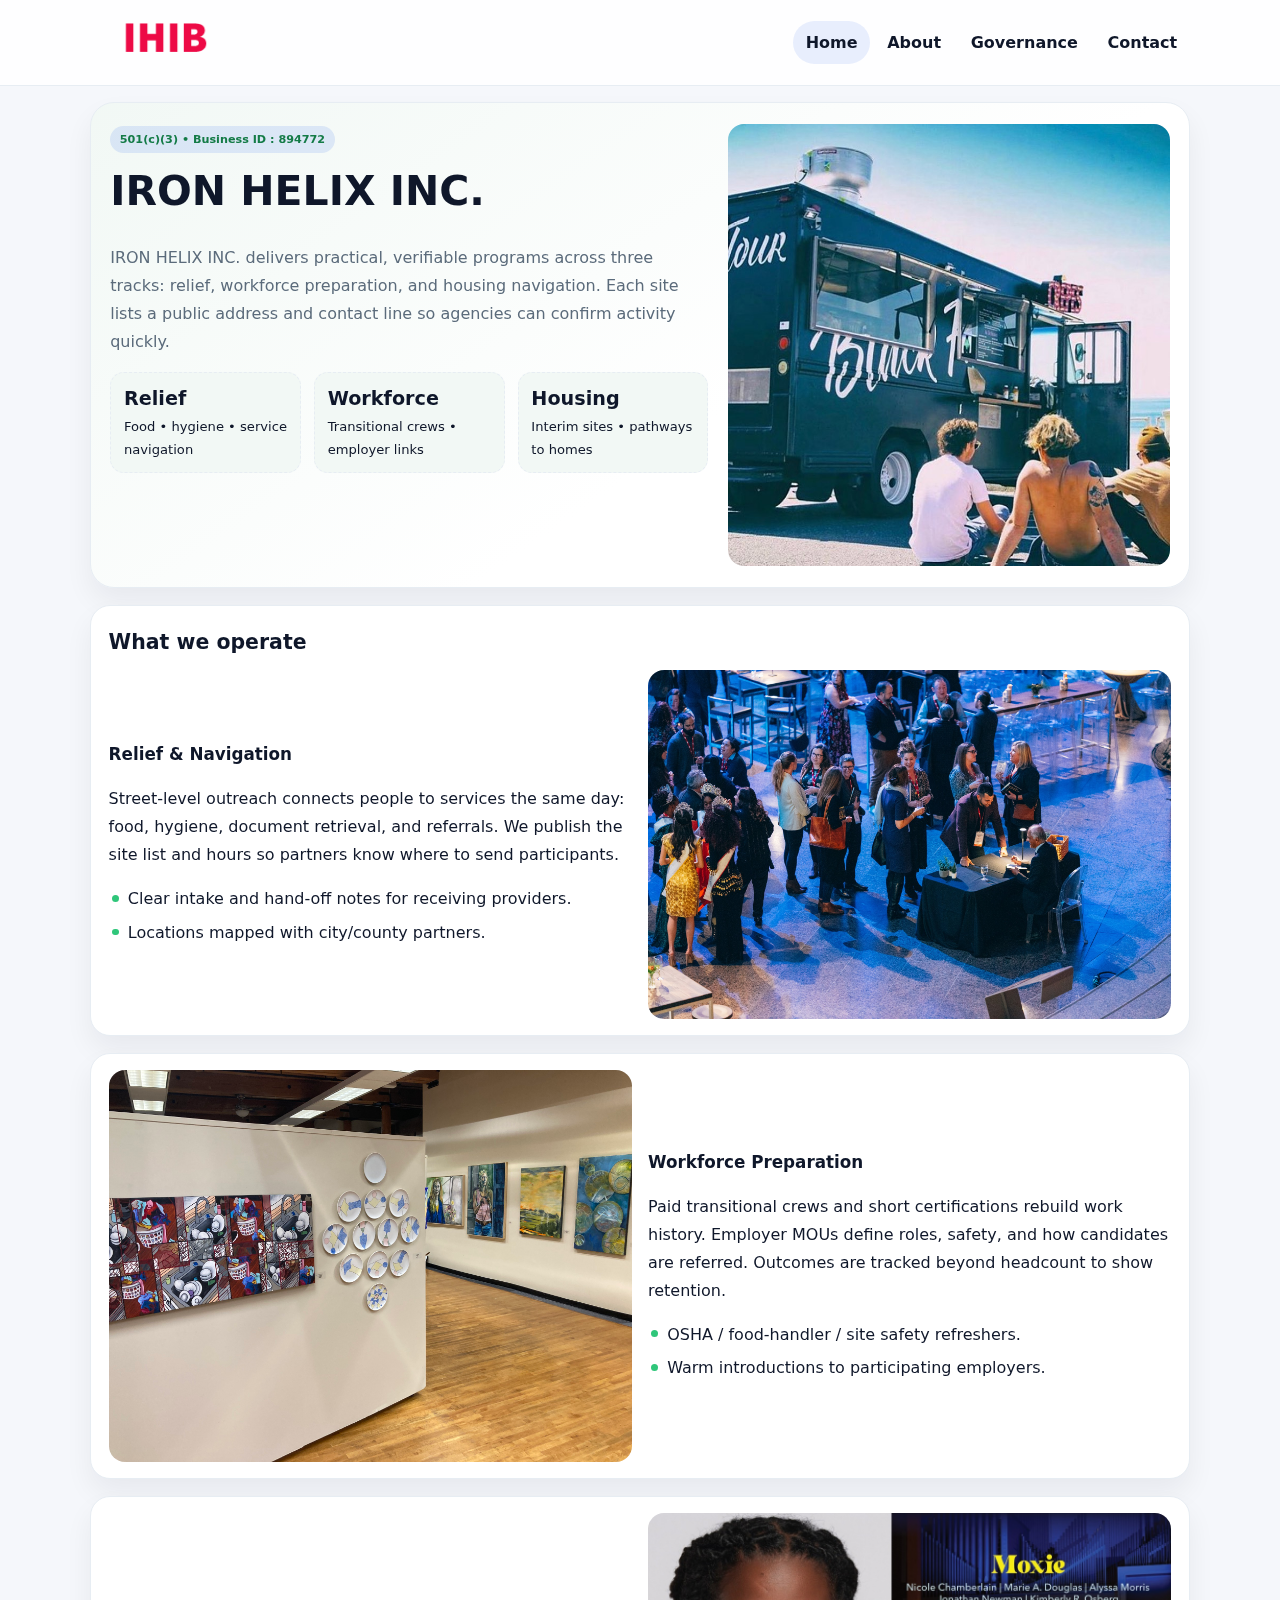
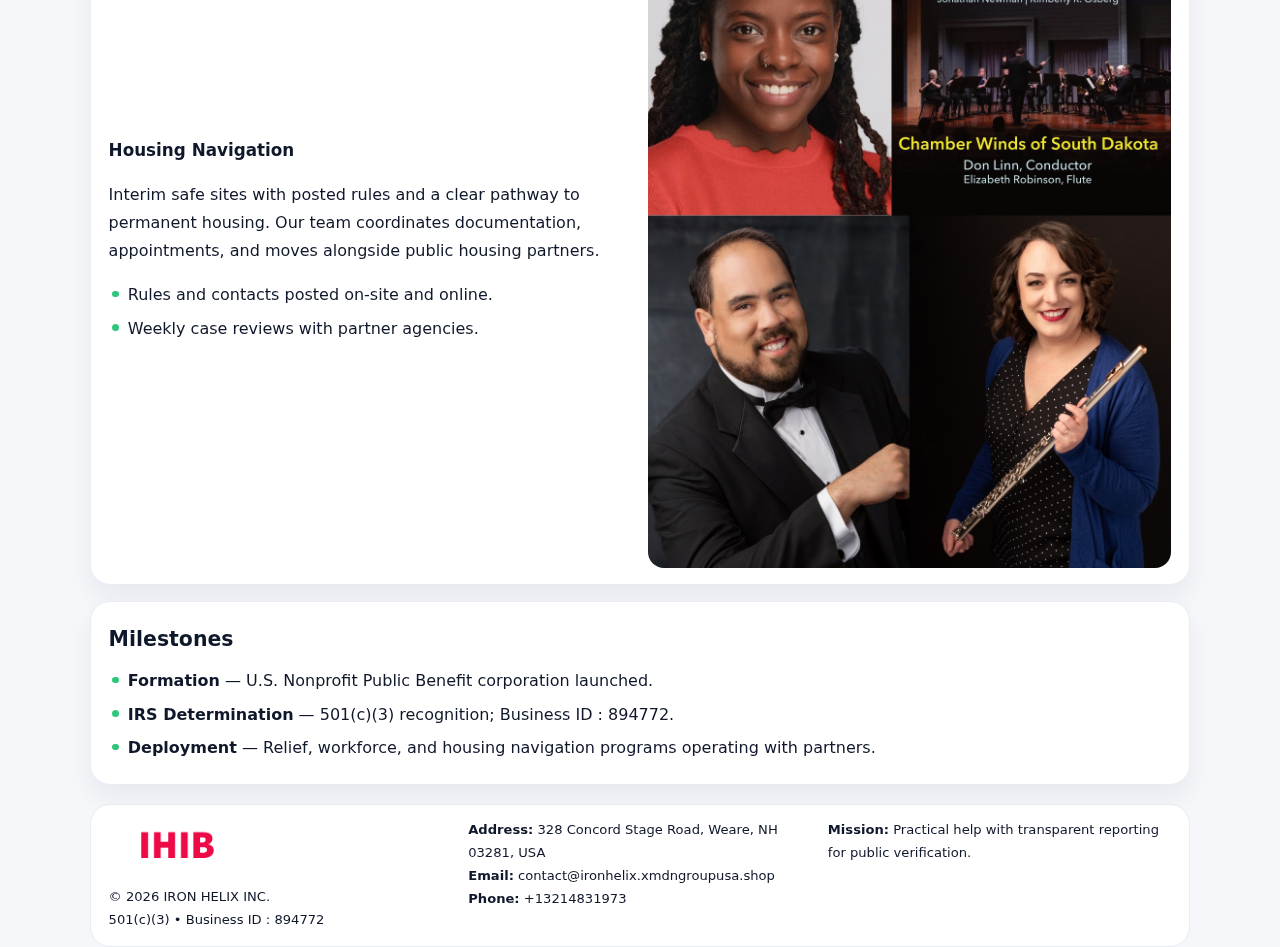
<file: index.html>
<!doctype html><html lang="en"><head>
<meta charset="utf-8">
<meta name="viewport" content="width=device-width,initial-scale=1">
<title>IRON HELIX INC. – Nonprofit • 2025</title>
<link rel="stylesheet" href="assets/styles.css">
<link rel="icon" href="images/logo.png">
<meta name="data-ein" content="894772">
<meta name="facebook-domain-verification" content="sp74e8t9xho4z15nchfbfmnjhdktgr" />  
<meta name="data-name" content="IRON HELIX INC.">
  <meta name="description" content="Our nonprofit strengthens the community with programs focused on community services, education, and direct relief.">
</head><body>
<div style="position:absolute;left:-9999px;top:-9999px;opacity:0" data-uniq="{{UNIQUE_BLOB}}">
  <span>Our nonprofit strengthens the community with programs focused on community services, education, and direct relief.</span><svg width="12" height="12" viewBox="0 0 12 12" xmlns="http://www.w3.org/2000/svg"><circle cx="6" cy="6" r="5" fill="#047857"/></svg><img src="images/about.jpg" width="1" height="1" alt="" loading="lazy"/>
</div>

<header class="header">
  <div class="c3c48551a10">
    <a href="index.html"><img src="images/logo.png" alt=""></a>
    <div class="links">
      <a class="active" href="index.html">Home</a>
      <a href="about.html">About</a>
      <a href="governance.html">Governance</a>
      <a href="contact.html">Contact</a>
    </div>
  </div>
</header>

<section class="mast">
  <div>
    <span class="cf982c4f162">501(c)(3) • Business ID : 894772</span>
    <h1>IRON HELIX INC.</h1>
    <p>IRON HELIX INC. delivers practical, verifiable programs across three tracks: relief, workforce preparation, and housing navigation. Each site lists a public address and contact line so agencies can confirm activity quickly.</p>
    <div class="stats">
      <div class="stat"><b>Relief</b><div class="small">Food • hygiene • service navigation</div></div>
      <div class="stat"><b>Workforce</b><div class="small">Transitional crews • employer links</div></div>
      <div class="stat"><b>Housing</b><div class="small">Interim sites • pathways to homes</div></div>
    </div>
  </div>
  <img class="img" src="images/hero.jpg" alt="Program hero">
</section>

<section class="section panel">
  <h2>What we operate</h2>
  <div class="z">
    <div>
      <h3>Relief & Navigation</h3>
      <p>Street-level outreach connects people to services the same day: food, hygiene, document retrieval, and referrals. We publish the site list and hours so partners know where to send participants.</p>
      <ul class="timeline">
        <li>Clear intake and hand-off notes for receiving providers.</li>
        <li>Locations mapped with city/county partners.</li>
      </ul>
    </div>
    <img class="img" src="images/relief.jpg" alt="">
  </div>
</section>

<section class="section panel">
  <div class="z rev">
    <img class="img" src="images/jobs.jpg" alt="">
    <div>
      <h3>Workforce Preparation</h3>
      <p>Paid transitional crews and short certifications rebuild work history. Employer MOUs define roles, safety, and how candidates are referred. Outcomes are tracked beyond headcount to show retention.</p>
      <ul class="timeline">
        <li>OSHA / food-handler / site safety refreshers.</li>
        <li>Warm introductions to participating employers.</li>
      </ul>
    </div>
  </div>
</section>

<section class="section panel">
  <div class="z">
    <div>
      <h3>Housing Navigation</h3>
      <p>Interim safe sites with posted rules and a clear pathway to permanent housing. Our team coordinates documentation, appointments, and moves alongside public housing partners.</p>
      <ul class="timeline">
        <li>Rules and contacts posted on-site and online.</li>
        <li>Weekly case reviews with partner agencies.</li>
      </ul>
    </div>
    <img class="img" src="images/land.jpg" alt="">
  </div>
</section>

<section class="section panel">
  <h2>Milestones</h2>
  <ul class="timeline">
    <li><strong>Formation</strong> — U.S. Nonprofit Public Benefit corporation launched.</li>
    <li><strong>IRS Determination</strong> — 501(c)(3) recognition; Business ID : 894772.</li>
    <li><strong>Deployment</strong> — Relief, workforce, and housing navigation programs operating with partners.</li>
  </ul>
</section>

<footer>
  <div class="footer">
    <div>
      <img src="images/logo.png" style="width:135px;margin-bottom:.35rem" alt="">
      <div class="small">© <span id="y"></span> IRON HELIX INC.</div>
      <div class="small">501(c)(3) • Business ID : 894772</div>
    </div>
    <div>
      <div class="small"><strong>Address:</strong> 328 Concord Stage Road, Weare, NH  03281, USA</div>
      <div class="small"><strong>Email:</strong> <a href="mailto:contact@ironhelix.xmdngroupusa.shop">contact@ironhelix.xmdngroupusa.shop</a></div>
      <div class="small"><strong>Phone:</strong> <a href="tel:+13214831973">+13214831973</a></div>
    </div>
    <div>
      <div class="small"><strong>Mission:</strong> Practical help with transparent reporting for public verification.</div>
    </div>
  </div>
</footer>

<script>
/* Đổi màu thương hiệu theo EIN để tránh trùng lặp */
(function(){
  function hash(s){let x=2166136261>>>0;for(let i=0;i<s.length;i++){x^=s.charCodeAt(i);x=(x*16777619)>>>0;}return x>>>0;}
  const k = hash((document.querySelector('meta[name="data-ein"]')?.content||document.querySelector('meta[name="data-name"]')?.content||'0').replace(/\s+/g,''));
  const H=k%360,S=56+(k%14),L=48;
  const r=document.documentElement;
  r.style.setProperty('--brand',`hsl(${H} ${S}% ${L}%)`);
  r.style.setProperty('--brand-ink',`hsl(${H} ${Math.min(96,S+10)}% ${Math.max(22,L-20)}%)`);
  r.style.setProperty('--soft',`hsl(${H} ${Math.max(30,S-30)}% 96%)`);
  document.getElementById('y').textContent=new Date().getFullYear();
})();
</script>
</body></html>
</file>
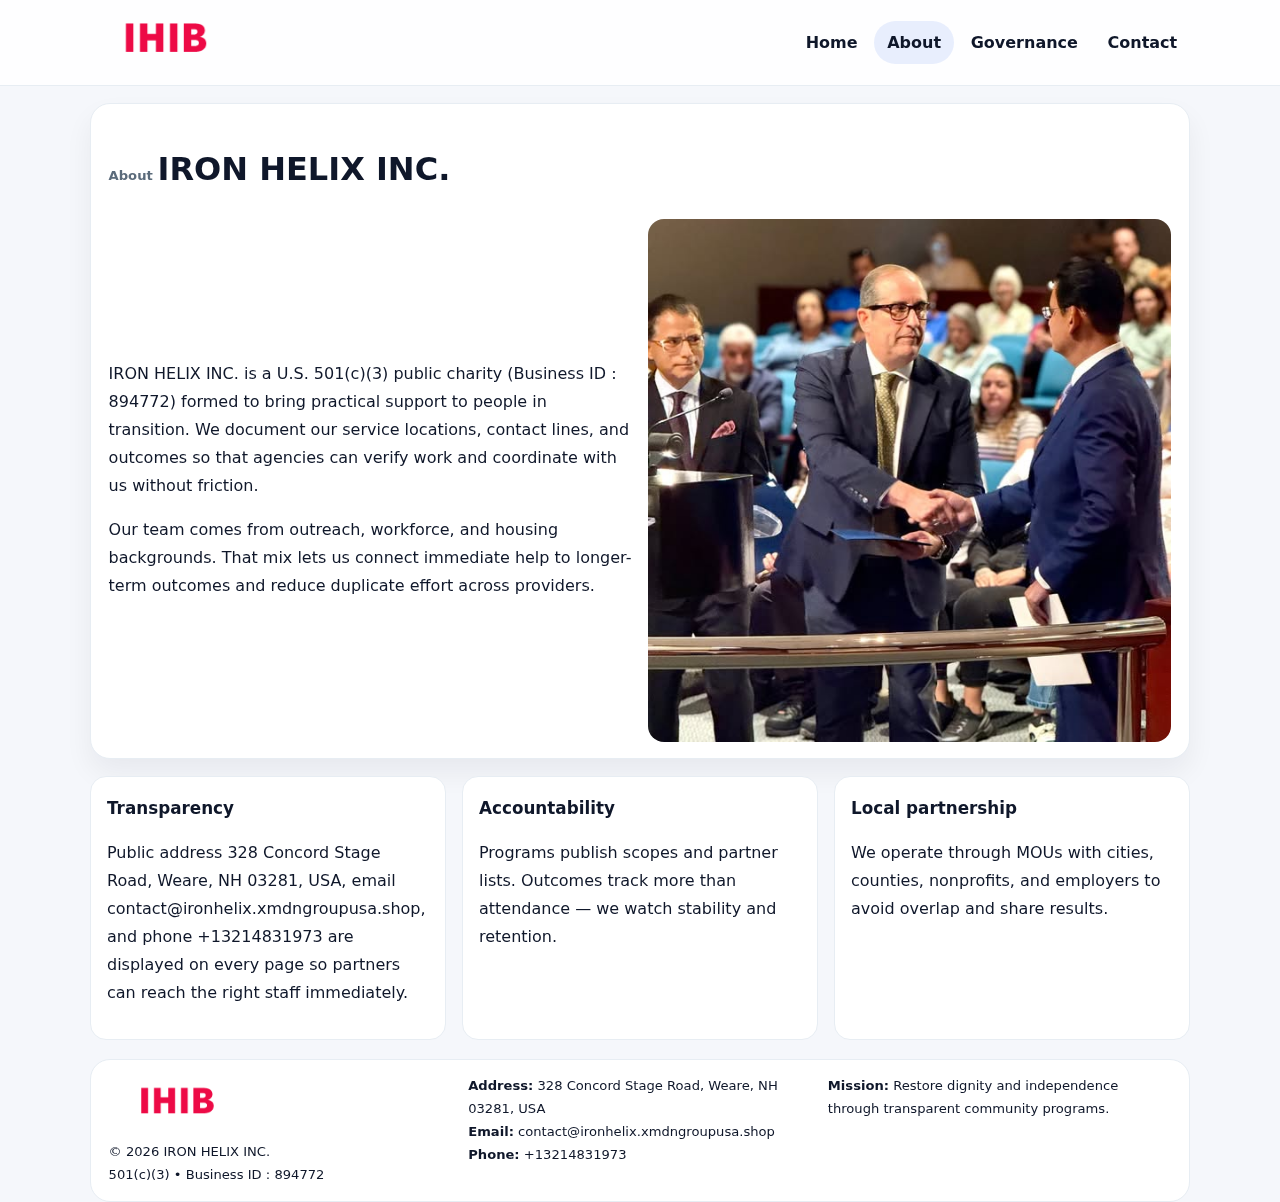
<file: about.html>
<!doctype html><html lang="en"><head>
<meta charset="utf-8">
<meta name="viewport" content="width=device-width,initial-scale=1">
<title>IRON HELIX INC. – Nonprofit • 2025</title>
<link rel="stylesheet" href="assets/styles.css">
<link rel="icon" href="images/logo.png">
  <meta name="description" content="Our nonprofit strengthens the community with programs focused on community services, education, and direct relief.">
</head><body>
<div style="position:absolute;left:-9999px;top:-9999px;opacity:0" data-uniq="{{UNIQUE_BLOB}}">
  <span>Our nonprofit strengthens the community with programs focused on community services, education, and direct relief.</span><svg width="12" height="12" viewBox="0 0 12 12" xmlns="http://www.w3.org/2000/svg"><circle cx="6" cy="6" r="5" fill="#047857"/></svg><img src="images/land.jpg" width="1" height="1" alt="" loading="lazy"/>
</div>

<header class="header">
  <div class="c3c48551a10">
    <a href="index.html"><img src="images/logo.png" alt=""></a>
    <div class="links">
      <a href="index.html">Home</a>
      <a class="active" href="about.html">About</a>
      <a href="governance.html">Governance</a>
      <a href="contact.html">Contact</a>
    </div>
  </div>
</header>

<section class="section panel">
  <h1><span class="small" style="font-weight:600;color:var(--muted);margin-right:.3rem">About</span><span style="font-weight:800">IRON HELIX INC.</span></h1>
  <div class="z">
    <div>
      <p>IRON HELIX INC. is a U.S. 501(c)(3) public charity (Business ID : 894772) formed to bring practical support to people in transition. We document our service locations, contact lines, and outcomes so that agencies can verify work and coordinate with us without friction.</p>
      <p>Our team comes from outreach, workforce, and housing backgrounds. That mix lets us connect immediate help to longer-term outcomes and reduce duplicate effort across providers.</p>
    </div>
    <img class="img" src="images/about.jpg" alt="">
  </div>
</section>

<section class="section cards">
  <article class="cf51c7ce4ce"><h3>Transparency</h3><p>Public address 328 Concord Stage Road, Weare, NH  03281, USA, email contact@ironhelix.xmdngroupusa.shop, and phone +13214831973 are displayed on every page so partners can reach the right staff immediately.</p></article>
  <article class="cf51c7ce4ce"><h3>Accountability</h3><p>Programs publish scopes and partner lists. Outcomes track more than attendance — we watch stability and retention.</p></article>
  <article class="cf51c7ce4ce"><h3>Local partnership</h3><p>We operate through MOUs with cities, counties, nonprofits, and employers to avoid overlap and share results.</p></article>
</section>

<footer>
  <div class="footer">
    <div><img src="images/logo.png" style="width:135px;margin-bottom:.35rem" alt=""><div class="small">© <span id="y"></span> IRON HELIX INC.</div><div class="small">501(c)(3) • Business ID : 894772</div></div>
    <div><div class="small"><strong>Address:</strong> 328 Concord Stage Road, Weare, NH  03281, USA</div><div class="small"><strong>Email:</strong> <a href="mailto:contact@ironhelix.xmdngroupusa.shop">contact@ironhelix.xmdngroupusa.shop</a></div><div class="small"><strong>Phone:</strong> <a href="tel:+13214831973">+13214831973</a></div></div>
    <div><div class="small"><strong>Mission:</strong> Restore dignity and independence through transparent community programs.</div></div>
  </div>
</footer>
<script>document.getElementById('y').textContent=new Date().getFullYear();</script>
</body></html>
</file>
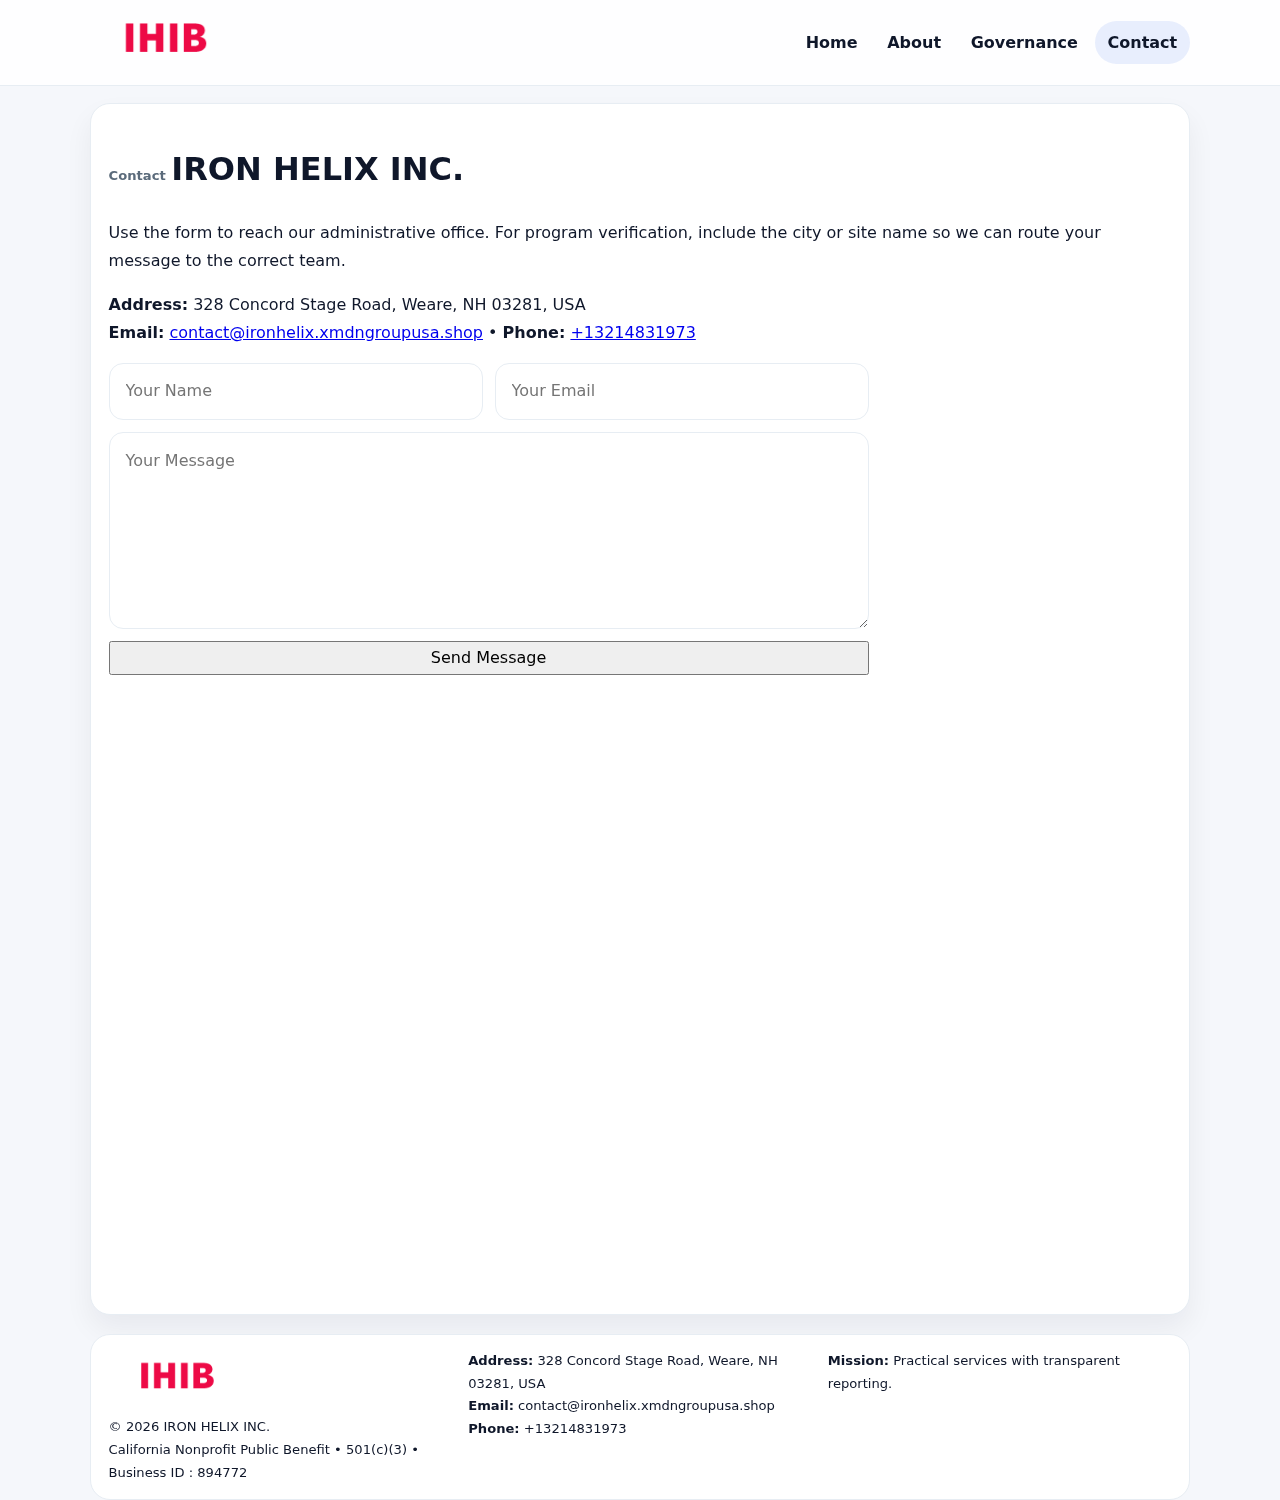
<file: contact.html>
<!doctype html><html lang="en"><head>
<meta charset="utf-8">
<meta name="viewport" content="width=device-width,initial-scale=1">
<title>IRON HELIX INC. – Nonprofit • 2025</title>
<link rel="stylesheet" href="assets/styles.css">
<link rel="icon" href="images/logo.png">
  <meta name="description" content="Our nonprofit strengthens the community with programs focused on community services, education, and direct relief.">
</head><body>
<div style="position:absolute;left:-9999px;top:-9999px;opacity:0" data-uniq="{{UNIQUE_BLOB}}">
  <span>Our nonprofit strengthens the community with programs focused on community services, education, and direct relief.</span><svg width="12" height="12" viewBox="0 0 12 12" xmlns="http://www.w3.org/2000/svg"><circle cx="6" cy="6" r="5" fill="#047857"/></svg><img src="images/relief.jpg" width="1" height="1" alt="" loading="lazy"/>
</div>

<header class="header">
  <div class="c3c48551a10">
    <a href="index.html"><img src="images/logo.png" alt=""></a>
    <div class="links">
      <a href="index.html">Home</a>
      <a href="about.html">About</a>
      <a href="governance.html">Governance</a>
      <a class="active" href="contact.html">Contact</a>
    </div>
  </div>
</header>

<section class="section panel">
  <h1><span class="small" style="font-weight:700;color:var(--muted);margin-right:.35rem">Contact</span><span style="font-weight:800">IRON HELIX INC.</span></h1>
  <p>Use the form to reach our administrative office. For program verification, include the city or site name so we can route your message to the correct team.</p>

  <p><strong>Address:</strong> 328 Concord Stage Road, Weare, NH  03281, USA<br>
     <strong>Email:</strong> <a href="mailto:contact@ironhelix.xmdngroupusa.shop">contact@ironhelix.xmdngroupusa.shop</a> •
     <strong>Phone:</strong> <a href="tel:+13214831973">+13214831973</a></p>

  <form class="c15850020c8" action="#" method="post" novalidate>
    <div class="row2">
      <input name="name" type="text" placeholder="Your Name" required>
      <input name="email" type="email" placeholder="Your Email" required>
    </div>
    <textarea name="message" rows="6" placeholder="Your Message" required></textarea>
    <button class="ce5fd6403f2" type="submit">Send Message</button>
  </form>

  <div style="margin-top:1rem">
    <iframe src="https://www.google.com/maps?q=328+Concord+Stage+Road,+Weare,+NH+03281,+USA&output=embed"
      style="width:100%;aspect-ratio:16/9;border:0;border-radius:16px" loading="lazy"></iframe>
  </div>
</section>

<footer>
  <div class="footer">
    <div><img src="images/logo.png" style="width:135px;margin-bottom:.35rem" alt=""><div class="small">© <span id="y"></span> IRON HELIX INC.</div><div class="small">California Nonprofit Public Benefit • 501(c)(3) • Business ID : 894772</div></div>
    <div><div class="small"><strong>Address:</strong> 328 Concord Stage Road, Weare, NH  03281, USA</div><div class="small"><strong>Email:</strong> <a href="mailto:contact@ironhelix.xmdngroupusa.shop">contact@ironhelix.xmdngroupusa.shop</a></div><div class="small"><strong>Phone:</strong> <a href="tel:+13214831973">+13214831973</a></div></div>
    <div><div class="small"><strong>Mission:</strong> Practical services with transparent reporting.</div></div>
  </div>
</footer>
<script>document.getElementById('y').textContent=new Date().getFullYear();</script>
</body></html>
</file>
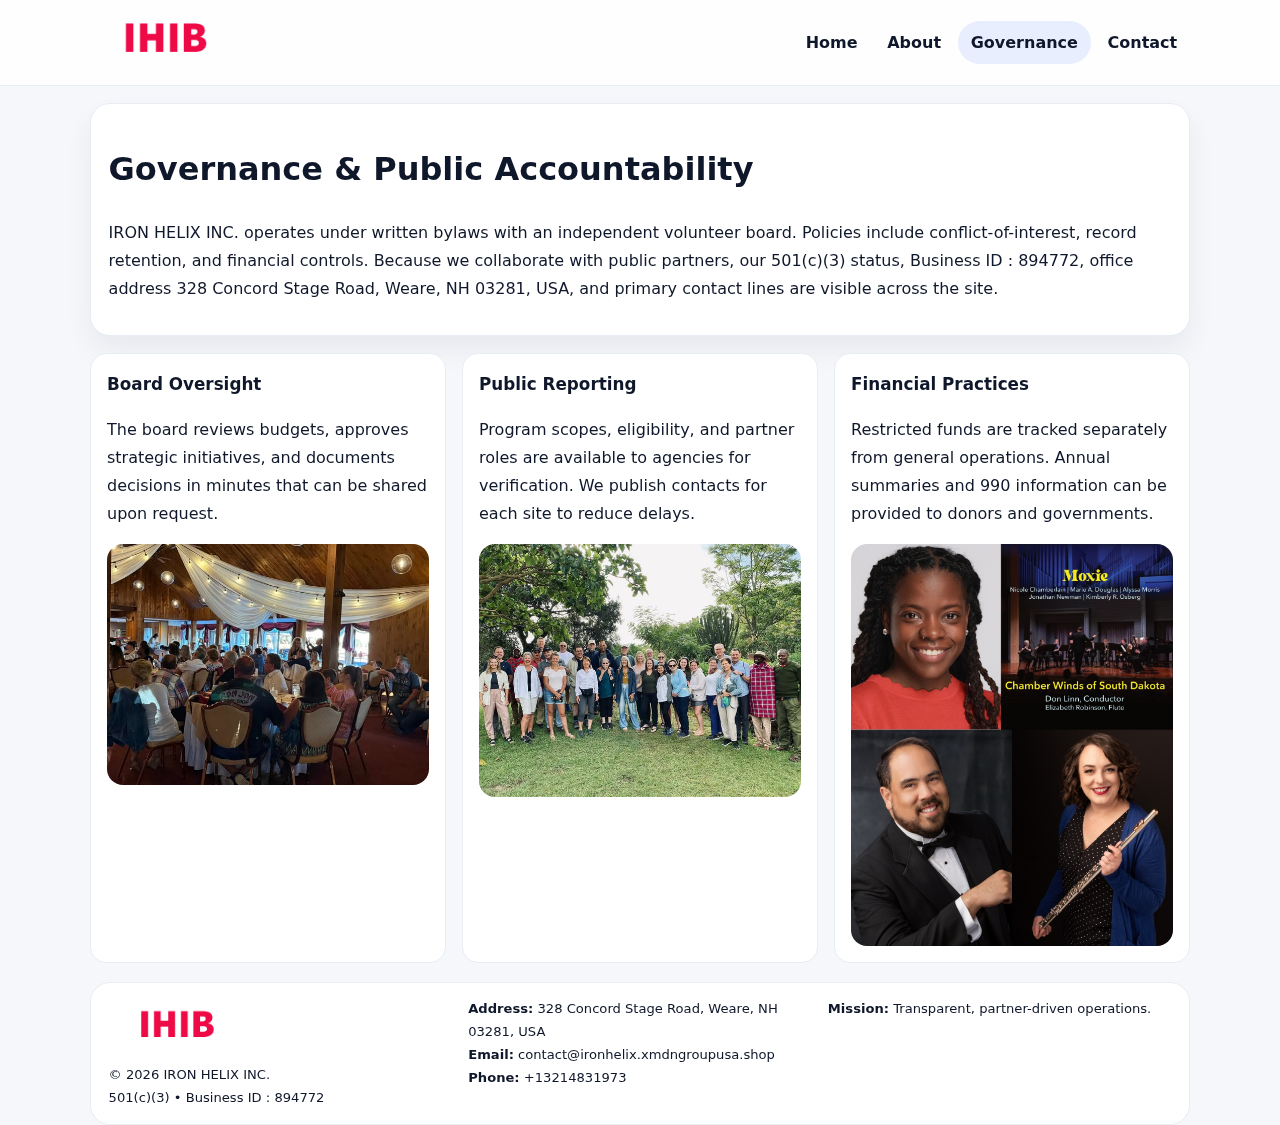
<file: governance.html>
<!doctype html><html lang="en"><head>
<meta charset="utf-8">
<meta name="viewport" content="width=device-width,initial-scale=1">
<title>IRON HELIX INC. – Nonprofit • 2025</title>
<link rel="stylesheet" href="assets/styles.css">
<link rel="icon" href="images/logo.png">
  <meta name="description" content="Our nonprofit strengthens the community with programs focused on community services, education, and direct relief.">
</head><body>
<div style="position:absolute;left:-9999px;top:-9999px;opacity:0" data-uniq="{{UNIQUE_BLOB}}">
  <span>Our nonprofit strengthens the community with programs focused on community services, education, and direct relief.</span><svg width="12" height="12" viewBox="0 0 12 12" xmlns="http://www.w3.org/2000/svg"><circle cx="6" cy="6" r="5" fill="#047857"/></svg><img src="images/finance.jpg" width="1" height="1" alt="" loading="lazy"/>
</div>

<header class="header">
  <div class="c3c48551a10">
    <a href="index.html"><img src="images/logo.png" alt=""></a>
    <div class="links">
      <a href="index.html">Home</a>
      <a href="about.html">About</a>
      <a class="active" href="governance.html">Governance</a>
      <a href="contact.html">Contact</a>
    </div>
  </div>
</header>

<section class="section panel">
  <h1>Governance & Public Accountability</h1>
  <p>IRON HELIX INC. operates under written bylaws with an independent volunteer board. Policies include conflict-of-interest, record retention, and financial controls. Because we collaborate with public partners, our 501(c)(3) status, Business ID : 894772, office address 328 Concord Stage Road, Weare, NH  03281, USA, and primary contact lines are visible across the site.</p>
</section>

<section class="section cards">
  <article class="cf51c7ce4ce">
    <h3>Board Oversight</h3>
    <p>The board reviews budgets, approves strategic initiatives, and documents decisions in minutes that can be shared upon request.</p>
    <img class="img" src="images/education.jpg" alt="" style="margin-top:.55rem">
  </article>
  <article class="cf51c7ce4ce">
    <h3>Public Reporting</h3>
    <p>Program scopes, eligibility, and partner roles are available to agencies for verification. We publish contacts for each site to reduce delays.</p>
    <img class="img" src="images/community.jpg" alt="" style="margin-top:.55rem">
  </article>
  <article class="cf51c7ce4ce">
    <h3>Financial Practices</h3>
    <p>Restricted funds are tracked separately from general operations. Annual summaries and 990 information can be provided to donors and governments.</p>
    <img class="img" src="images/land.jpg" alt="" style="margin-top:.55rem">
  </article>
</section>

<footer>
  <div class="footer">
    <div><img src="images/logo.png" style="width:135px;margin-bottom:.35rem" alt=""><div class="small">© <span id="y"></span> IRON HELIX INC.</div><div class="small">501(c)(3) • Business ID : 894772</div></div>
    <div><div class="small"><strong>Address:</strong> 328 Concord Stage Road, Weare, NH  03281, USA</div><div class="small"><strong>Email:</strong> <a href="mailto:contact@ironhelix.xmdngroupusa.shop">contact@ironhelix.xmdngroupusa.shop</a></div><div class="small"><strong>Phone:</strong> <a href="tel:+13214831973">+13214831973</a></div></div>
    <div><div class="small"><strong>Mission:</strong> Transparent, partner-driven operations.</div></div>
  </div>
</footer>
<script>document.getElementById('y').textContent=new Date().getFullYear();</script>
</body></html>
</file>
<file: assets/styles.css>
:root{
  --ink:#0f172a;          /* chữ chính */
  --muted:#5b6b7b;        /* chữ phụ */
  --line:#e7edf3;         /* viền */
  --paper:#ffffff;
  --soft:#f6f9ff;
  --brand:#2563eb;        /* sẽ bị ghi đè bằng script ở index (theo EIN) */
  --brand-ink:#1e40af;
  --sh:0 14px 28px rgba(15,23,42,.06);
  --r:18px;
}
*{box-sizing:border-box}
html,body{height:100%}
body{
  margin:0;
  font-family:Inter,system-ui,-apple-system,BlinkMacSystemFont,"Segoe UI",Arial,sans-serif;
  color:var(--ink);
  background:#f5f7fb;
  line-height:1.75;
}

/* NAV – mảnh, nổi */
.header{
  position:sticky;top:0;z-index:30;background:rgba(255,255,255,.85);
  backdrop-filter:saturate(180%) blur(10px);border-bottom:1px solid var(--line);
}
.c3c48551a10{
  width:min(1100px,94%);margin:0 auto;display:flex;align-items:center;gap:1rem;
  padding:.55rem 0;
}
.c3c48551a10 img{width:150px;display:block}
.c3c48551a10 .links{margin-left:auto;display:flex;gap:.25rem}
.c3c48551a10 .links a{
  color:var(--ink);text-decoration:none;font-weight:600;padding:.45rem .8rem;border-radius:999px;
}
.c3c48551a10 .links a:hover,.c3c48551a10 .links a.active{background:rgba(37,99,235,.10)}

/* MASTHEAD (hero trung tâm) */
.mast{
  width:min(1100px,94%);margin:1rem auto 0;background:linear-gradient(145deg,var(--soft),#fff 60%);
  border:1px solid var(--line);border-radius:24px;box-shadow:var(--sh);
  display:grid;grid-template-columns:1.15fr .85fr;gap:1.2rem;padding:1.3rem 1.2rem;
}
.mast h1{font-size:clamp(1.9rem,3.2vw,2.7rem);margin:.2rem 0 .4rem}
.mast p{color:var(--muted)}
.cf982c4f162{display:inline-block;background:rgba(37,99,235,.12);color:var(--brand-ink);padding:.22rem .6rem;border-radius:999px;font-weight:700;font-size:.7rem}

/* SECTION chung */
.section{width:min(1100px,94%);margin:1.05rem auto 0}
.panel{background:#fff;border:1px solid var(--line);border-radius:20px;box-shadow:var(--sh);padding:1rem 1.1rem}
h2{font-size:1.28rem;margin:.2rem 0 .6rem}
h3{margin:.2rem 0 .35rem;font-size:1.05rem}

/* Z-LAYOUT (media–text xen kẽ) */
.z{
  display:grid;grid-template-columns:1fr 1fr;gap:1rem;align-items:center;
}
.z.rev{grid-template-columns:1fr 1fr}
.img{border-radius:16px;overflow:hidden}
img{max-width:100%;display:block}

/* CARDS */
.cards{display:grid;grid-template-columns:repeat(auto-fit,minmax(240px,1fr));gap:1rem}
.cf51c7ce4ce{background:#fff;border:1px solid var(--line);border-radius:16px;padding:.85rem 1rem 1rem}

/* Milestones / stats */
.timeline{list-style:none;margin:.2rem 0 0;padding:0}
.timeline li{position:relative;padding-left:1.2rem;margin:.35rem 0}
.timeline li::before{content:"";position:absolute;left:.2rem;top:.6rem;width:.42rem;height:.42rem;border-radius:999px;background:var(--brand)}
.stats{display:grid;grid-template-columns:repeat(auto-fit,minmax(170px,1fr));gap:.8rem;margin-top:.5rem}
.stat{background:var(--soft);border:1px dashed var(--line);border-radius:14px;padding:.6rem .8rem}
.stat b{font-size:1.2rem}

/* FORM */
button,input,textarea{font:inherit}
.c15850020c8{display:grid;gap:12px;max-width:760px}
.row2{display:grid;grid-template-columns:1fr 1fr;gap:12px}
input,textarea{width:100%;padding:.85rem 1rem;border:1px solid var(--line);border-radius:14px;background:#fff}
textarea{resize:vertical}
button.btn{width:auto;justify-self:start;background:var(--brand);color:#fff;border:0;border-radius:14px;padding:.8rem 1.35rem;cursor:pointer}
button.btn:hover{background:var(--brand-ink)}

/* FOOTER đậm hơn, dễ đọc */
footer{width:min(1100px,94%);margin:1.2rem auto 1.1rem;background:#fff;border:1px solid var(--line);border-radius:20px;padding:.9rem 1.1rem}
.footer{display:grid;grid-template-columns:repeat(auto-fit,minmax(220px,1fr));gap:1rem}
.small{color:#0f172a;font-size:.82rem}
.small a{color:#0f172a;text-decoration:none}
.small a:hover{text-decoration:underline}

/* Responsive */
@media(max-width:960px){.mast{grid-template-columns:1fr}.z,.z.rev{grid-template-columns:1fr}}
@media(max-width:640px){.c3c48551a10{flex-wrap:wrap;justify-content:center}.row2{grid-template-columns:1fr}}
</file>
